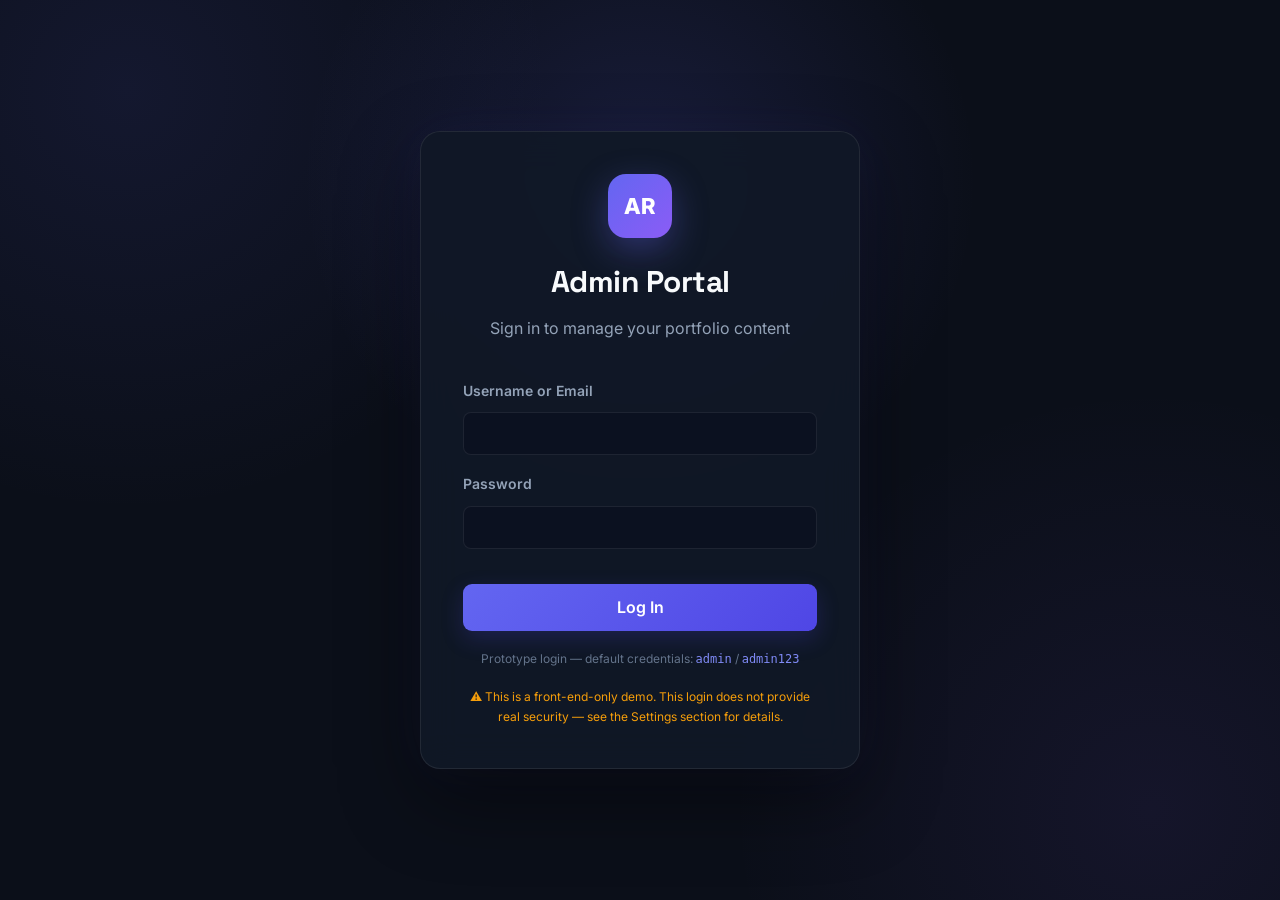
<file: admin.html>
<!DOCTYPE html>
<html lang="en">
<head>
    <meta charset="UTF-8">
    <meta name="viewport" content="width=device-width, initial-scale=1.0">
    <meta name="robots" content="noindex, nofollow">
    <title>Admin Portal - Ali Raza</title>
    <link rel="icon" type="image/x-icon" href="data:image/svg+xml,<svg xmlns='http://www.w3.org/2000/svg' viewBox='0 0 32 32'><text y='24' font-size='24'>AR</text></svg>">
    <link rel="stylesheet" href="style.css">
    <link rel="stylesheet" href="admin.css">
</head>
<body class="admin-body">

    <!-- ===================== LOGIN SCREEN ===================== -->
    <div id="loginScreen" class="login-screen">
        <div class="login-card">
            <div class="login-logo">AR</div>
            <h1>Admin Portal</h1>
            <p class="login-subtitle">Sign in to manage your portfolio content</p>

            <form id="loginForm" class="login-form">
                <label for="loginUsername">Username or Email</label>
                <input type="text" id="loginUsername" name="username" autocomplete="username" required>

                <label for="loginPassword">Password</label>
                <input type="password" id="loginPassword" name="password" autocomplete="current-password" required>

                <p id="loginError" class="login-error" role="alert"></p>

                <button type="submit" class="btn btn-primary login-submit">Log In</button>
            </form>

            <p class="login-hint">
                Prototype login — default credentials: <code>admin</code> / <code>admin123</code>
            </p>
            <p class="login-security-note">
                ⚠ This is a front-end-only demo. This login does not provide real security —
                see the Settings section for details.
            </p>
        </div>
    </div>

    <!-- ===================== ADMIN APP ===================== -->
    <div id="adminApp" class="admin-app" hidden>

        <!-- Sidebar -->
        <aside class="sidebar">
            <div class="sidebar-header">
                <span class="sidebar-logo">AR</span>
                <span class="sidebar-title">Portfolio Admin</span>
            </div>

            <nav class="sidebar-nav">
                <a href="#" class="sidebar-link active" data-section="dashboard">
                    <span class="sidebar-icon">▦</span> Dashboard
                </a>
                <a href="#" class="sidebar-link" data-section="certificates">
                    <span class="sidebar-icon">🎓</span> Certificates
                </a>
                <a href="#" class="sidebar-link" data-section="skills">
                    <span class="sidebar-icon">⚙</span> Skills
                </a>
                <a href="#" class="sidebar-link" data-section="projects">
                    <span class="sidebar-icon">▣</span> Projects
                </a>
                <a href="#" class="sidebar-link" data-section="education">
                    <span class="sidebar-icon">🎓</span> Education
                </a>
                <a href="#" class="sidebar-link" data-section="settings">
                    <span class="sidebar-icon">⚒</span> Settings
                </a>
            </nav>

            <button class="sidebar-logout" data-action="logout">
                <span class="sidebar-icon">⏻</span> Logout
            </button>
        </aside>

        <!-- Main -->
        <div class="admin-main">
            <header class="admin-topbar">
                <button id="sidebarToggle" class="sidebar-toggle" aria-label="Toggle menu">☰</button>
                <h2 id="pageTitle">Dashboard</h2>
                <div class="topbar-right">
                    <span class="welcome-text">Welcome back, <strong id="welcomeUserName">Ali Raza</strong></span>
                    <button class="btn btn-small btn-secondary" data-action="logout">Logout</button>
                </div>
            </header>

            <main class="admin-content">

                <!-- ===== DASHBOARD ===== -->
                <section id="section-dashboard" class="admin-section active">
                    <div class="dashboard-cards">
                        <div class="dashboard-card">
                            <p class="dashboard-card-label">Total Certificates</p>
                            <p class="dashboard-card-value" id="statCertificates">0</p>
                        </div>
                        <div class="dashboard-card">
                            <p class="dashboard-card-label">Total Skills</p>
                            <p class="dashboard-card-value" id="statSkills">0</p>
                        </div>
                        <div class="dashboard-card">
                            <p class="dashboard-card-label">Total Projects</p>
                            <p class="dashboard-card-value" id="statProjects">0</p>
                        </div>
                        <div class="dashboard-card">
                            <p class="dashboard-card-label">Education Records</p>
                            <p class="dashboard-card-value" id="statEducation">0</p>
                        </div>
                    </div>

                    <div class="dashboard-note">
                        <p>
                            This dashboard reflects data stored in this browser's <code>localStorage</code>.
                            Use the sidebar to manage Certificates, Skills, Projects, and Education records.
                        </p>
                    </div>
                </section>

                <!-- ===== CERTIFICATES ===== -->
                <section id="section-certificates" class="admin-section">
                    <div class="section-header">
                        <p class="section-desc">Manage the certificates shown on your public portfolio and certificates page.</p>
                        <button id="addCertificateBtn" class="btn btn-primary btn-small">+ Add Certificate</button>
                    </div>
                    <div id="certificatesList" class="admin-card-grid"></div>
                </section>

                <!-- ===== SKILLS ===== -->
                <section id="section-skills" class="admin-section">
                    <div class="section-header">
                        <p class="section-desc">Manage skills grouped by category, as shown on your Skills section.</p>
                        <button id="addSkillBtn" class="btn btn-primary btn-small">+ Add Skill</button>
                    </div>
                    <div id="skillsList" class="skills-admin-list"></div>
                </section>

                <!-- ===== PROJECTS ===== -->
                <section id="section-projects" class="admin-section">
                    <div class="section-header">
                        <p class="section-desc">Manage the projects shown in your Projects section.</p>
                        <button id="addProjectBtn" class="btn btn-primary btn-small">+ Add Project</button>
                    </div>
                    <div id="projectsList" class="admin-card-grid"></div>
                </section>

                <!-- ===== EDUCATION ===== -->
                <section id="section-education" class="admin-section">
                    <div class="section-header">
                        <p class="section-desc">Manage your education records shown on the homepage.</p>
                        <button id="addEducationBtn" class="btn btn-primary btn-small">+ Add Record</button>
                    </div>
                    <div id="educationList" class="admin-card-grid"></div>
                </section>

                <!-- ===== SETTINGS ===== -->
                <section id="section-settings" class="admin-section">
                    <div class="settings-grid">

                        <div class="settings-card">
                            <h3>Login Credentials</h3>
                            <p class="settings-desc">
                                Change the username and password used for this prototype login.
                                These are stored in plain text in this browser's <code>localStorage</code> —
                                <strong>not secure</strong>, for demo purposes only.
                            </p>
                            <form id="credentialsForm" class="settings-form">
                                <label for="settingsUsername">New Username</label>
                                <input type="text" id="settingsUsername" required>
                                <label for="settingsPassword">New Password</label>
                                <input type="password" id="settingsPassword" required>
                                <button type="submit" class="btn btn-primary btn-small">Update Credentials</button>
                            </form>
                        </div>

                        <div class="settings-card">
                            <h3>Data Management</h3>
                            <p class="settings-desc">
                                Export your current portfolio data as a JSON file, or reset everything
                                back to the original portfolio content.
                            </p>
                            <div class="settings-actions">
                                <button id="exportDataBtn" class="btn btn-secondary btn-small">Export Data (JSON)</button>
                                <button id="resetDataBtn" class="btn btn-tertiary btn-small">Reset to Defaults</button>
                            </div>
                        </div>

                        <div class="settings-card">
                            <h3>About This Prototype</h3>
                            <p class="settings-desc">
                                This is a Stage 2A front-end prototype. All data lives in this browser's
                                <code>localStorage</code> and is not shared across devices or synced to your
                                live portfolio automatically. See the chat summary for details on what a
                                production-ready version would need.
                            </p>
                        </div>

                    </div>
                </section>

            </main>
        </div>
    </div>

    <!-- ===================== MODALS ===================== -->

    <!-- Certificate Modal -->
    <div id="certModal" class="modal-overlay">
        <div class="modal">
            <div class="modal-header">
                <h3 id="certModalTitle">Add Certificate</h3>
                <button class="modal-close" data-close-modal="certModal">&times;</button>
            </div>
            <form id="certForm" class="modal-form">
                <label for="certTitle">Certificate Title *</label>
                <input type="text" id="certTitle" required>

                <label for="certOrg">Organization *</label>
                <input type="text" id="certOrg" required>

                <label for="certDate">Date</label>
                <input type="text" id="certDate" placeholder="e.g. April 2026 - July 2026">

                <label for="certId">Certificate ID</label>
                <input type="text" id="certId" placeholder="Optional">

                <label for="certDescription">Description</label>
                <textarea id="certDescription" rows="3"></textarea>

                <label for="certImage">Image Path</label>
                <input type="text" id="certImage" placeholder="assets/certificates/your-file.jpg">

                <div class="modal-actions">
                    <button type="button" class="btn btn-secondary btn-small" data-close-modal="certModal">Cancel</button>
                    <button type="submit" class="btn btn-primary btn-small">Save Certificate</button>
                </div>
            </form>
        </div>
    </div>

    <!-- Skill Modal -->
    <div id="skillModal" class="modal-overlay">
        <div class="modal">
            <div class="modal-header">
                <h3 id="skillModalTitle">Add Skill</h3>
                <button class="modal-close" data-close-modal="skillModal">&times;</button>
            </div>
            <form id="skillForm" class="modal-form">
                <label for="skillName">Skill Name *</label>
                <input type="text" id="skillName" required>

                <label for="skillCategory">Category *</label>
                <select id="skillCategory" required></select>

                <div class="modal-actions">
                    <button type="button" class="btn btn-secondary btn-small" data-close-modal="skillModal">Cancel</button>
                    <button type="submit" class="btn btn-primary btn-small">Save Skill</button>
                </div>
            </form>
        </div>
    </div>

    <!-- Project Modal -->
    <div id="projectModal" class="modal-overlay">
        <div class="modal">
            <div class="modal-header">
                <h3 id="projectModalTitle">Add Project</h3>
                <button class="modal-close" data-close-modal="projectModal">&times;</button>
            </div>
            <form id="projectForm" class="modal-form">
                <label for="projectTitle">Project Title *</label>
                <input type="text" id="projectTitle" required>

                <label for="projectType">Project Type</label>
                <input type="text" id="projectType" placeholder="e.g. Academic Project">

                <label for="projectDescription">Description *</label>
                <textarea id="projectDescription" rows="3" required></textarea>

                <label for="projectTech">Technologies (comma-separated)</label>
                <input type="text" id="projectTech" placeholder="e.g. Java, OOP, Java AWT">

                <label for="projectGithub">GitHub Link</label>
                <input type="url" id="projectGithub" placeholder="https://github.com/...">

                <label for="projectLive">Live Demo Link</label>
                <input type="url" id="projectLive" placeholder="https://...">

                <label for="projectImage">Project Image Path</label>
                <input type="text" id="projectImage" placeholder="Optional">

                <div class="modal-actions">
                    <button type="button" class="btn btn-secondary btn-small" data-close-modal="projectModal">Cancel</button>
                    <button type="submit" class="btn btn-primary btn-small">Save Project</button>
                </div>
            </form>
        </div>
    </div>

    <!-- Education Modal -->
    <div id="eduModal" class="modal-overlay">
        <div class="modal">
            <div class="modal-header">
                <h3 id="eduModalTitle">Add Education Record</h3>
                <button class="modal-close" data-close-modal="eduModal">&times;</button>
            </div>
            <form id="eduForm" class="modal-form">
                <label for="eduDegree">Degree / Qualification *</label>
                <input type="text" id="eduDegree" required>

                <label for="eduInstitution">Institution *</label>
                <input type="text" id="eduInstitution" required>

                <label for="eduLocation">Location / Board</label>
                <input type="text" id="eduLocation" placeholder="e.g. Board: FBISE">

                <label for="eduScore">Score</label>
                <input type="text" id="eduScore" placeholder="e.g. 91.90% or 3.86 CGPA">

                <label for="eduScoreLabel">Score Label</label>
                <input type="text" id="eduScoreLabel" placeholder="e.g. After 2 semesters">

                <label for="eduPeriod">Period</label>
                <input type="text" id="eduPeriod" placeholder="e.g. 2023 - 2025">

                <div class="modal-actions">
                    <button type="button" class="btn btn-secondary btn-small" data-close-modal="eduModal">Cancel</button>
                    <button type="submit" class="btn btn-primary btn-small">Save Record</button>
                </div>
            </form>
        </div>
    </div>

    <!-- Confirm Delete Modal -->
    <div id="confirmModal" class="modal-overlay">
        <div class="modal modal-small">
            <div class="modal-header">
                <h3>Confirm</h3>
                <button class="modal-close" data-close-modal="confirmModal">&times;</button>
            </div>
            <div class="modal-body">
                <p id="confirmDeleteText">Are you sure?</p>
            </div>
            <div class="modal-actions">
                <button type="button" class="btn btn-secondary btn-small" data-close-modal="confirmModal">Cancel</button>
                <button type="button" id="confirmDeleteBtn" class="btn btn-danger btn-small">Confirm</button>
            </div>
        </div>
    </div>

    <!-- Toast container -->
    <div id="toastContainer" class="toast-container"></div>

    <script src="admin.js"></script>
</body>
</html>
</file>
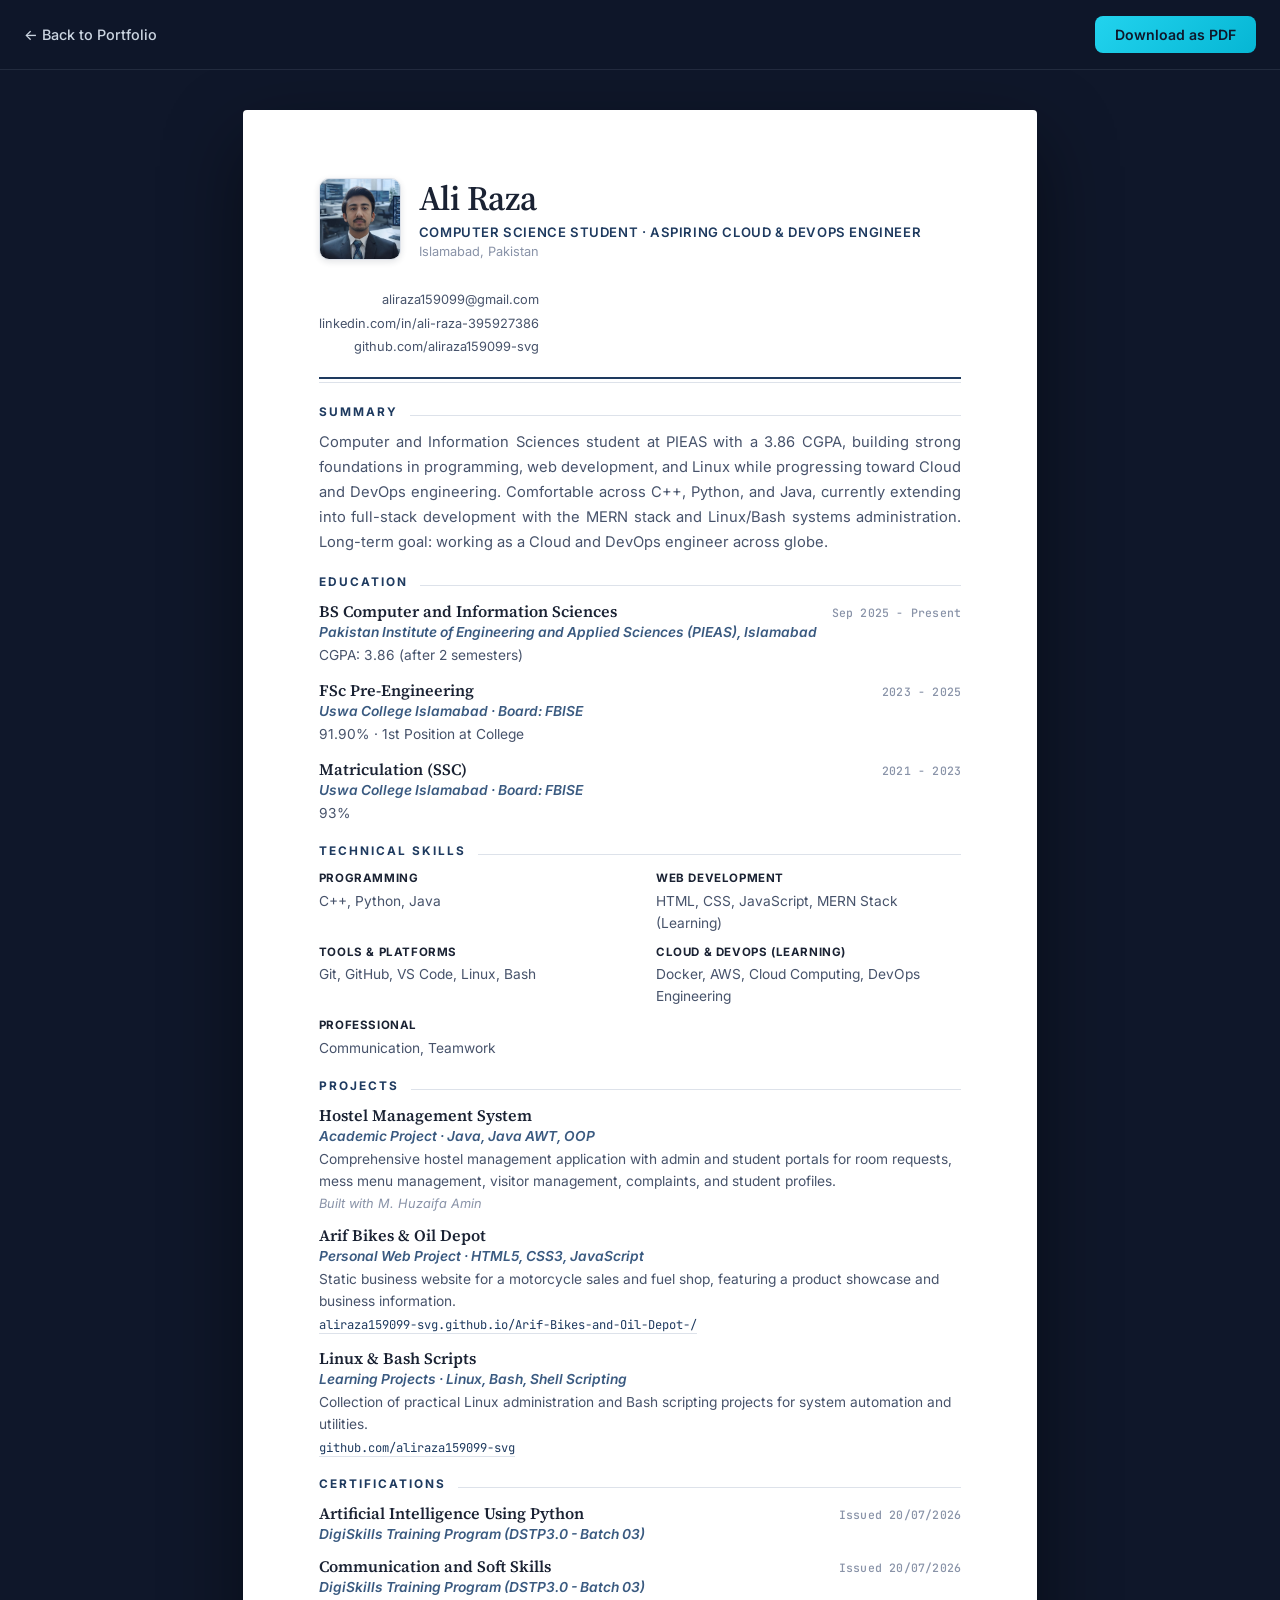
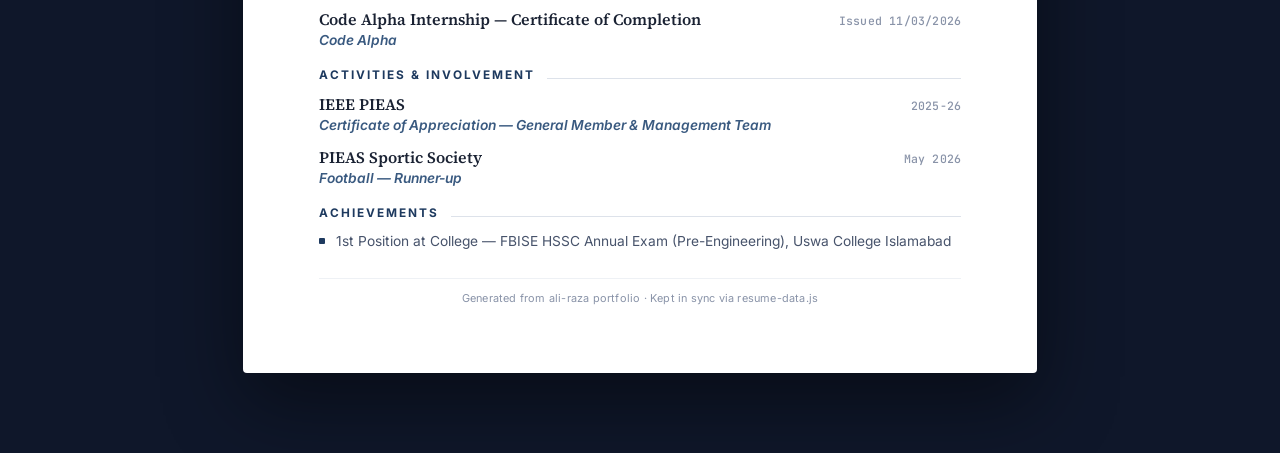
<file: resume.html>
<!DOCTYPE html>
<html lang="en">
<head>
    <meta charset="UTF-8">
    <meta name="viewport" content="width=device-width, initial-scale=1.0">
    <meta name="description" content="Ali Raza - Resume. Computer Science student, PIEAS.">
    <meta name="author" content="Ali Raza">
    <title>Resume - Ali Raza</title>
    <link rel="icon" type="image/x-icon" href="data:image/svg+xml,<svg xmlns='http://www.w3.org/2000/svg' viewBox='0 0 32 32'><text y='24' font-size='24'>AR</text></svg>">
    <link rel="preconnect" href="https://fonts.googleapis.com">
    <link rel="preconnect" href="https://fonts.gstatic.com" crossorigin>
    <link href="https://fonts.googleapis.com/css2?family=Source+Serif+4:opsz,wght@8..60,500;8..60,600;8..60,700&family=Inter:wght@400;500;600;700&family=JetBrains+Mono:wght@500;600&display=swap" rel="stylesheet">
    <style>
        /* Self-contained resume styles: intentionally light-themed and print-tuned,
           independent of the dark portfolio theme, for a clean academic result on paper. */
        :root {
            --ink: #1a2233;
            --ink-soft: #47536b;
            --ink-faint: #8993a8;
            --paper: #ffffff;
            --accent: #1e3a5f;
            --accent-soft: #3a5a80;
            --rule: #dde2ea;
            --rule-soft: #eef1f5;
            --page-bg: #0f172a;
            --font-display: 'Source Serif 4', Georgia, 'Times New Roman', serif;
            --font-body: 'Inter', -apple-system, BlinkMacSystemFont, 'Segoe UI', Roboto, Arial, sans-serif;
            --font-mono: 'JetBrains Mono', 'Courier New', monospace;
        }

        * { margin: 0; padding: 0; box-sizing: border-box; }

        html { -webkit-text-size-adjust: 100%; }

        body {
            font-family: var(--font-body);
            background: var(--page-bg);
            color: var(--ink);
            min-height: 100vh;
        }

        /* ----- On-screen toolbar (hidden when printing) ----- */
        .resume-toolbar {
            position: sticky;
            top: 0;
            z-index: 10;
            display: flex;
            justify-content: space-between;
            align-items: center;
            gap: 16px;
            padding: 16px 24px;
            background: rgba(15, 23, 42, 0.95);
            border-bottom: 1px solid rgba(148, 163, 184, 0.15);
            backdrop-filter: blur(10px);
        }

        .resume-toolbar a.back-link {
            color: #cbd5e1;
            text-decoration: none;
            font-size: 0.9rem;
            font-weight: 500;
            display: inline-flex;
            align-items: center;
            gap: 6px;
        }

        .resume-toolbar a.back-link:hover { color: #22d3ee; }

        .resume-toolbar-actions {
            display: flex;
            gap: 12px;
        }

        .toolbar-btn {
            border: none;
            border-radius: 8px;
            padding: 10px 20px;
            font-size: 0.88rem;
            font-weight: 600;
            cursor: pointer;
            font-family: inherit;
        }

        .toolbar-btn.primary {
            background: linear-gradient(135deg, #22d3ee, #06b6d4);
            color: #0f172a;
        }

        .toolbar-btn.primary:hover { filter: brightness(1.08); }

        /* ----- Page wrapper (dark backdrop on screen, gone on print) ----- */
        .resume-wrapper {
            padding: 40px 16px 80px;
            display: flex;
            justify-content: center;
        }

        .resume-page {
            width: 100%;
            max-width: 210mm;
            min-height: 297mm;
            background: var(--paper);
            color: var(--ink);
            padding: 18mm 20mm;
            box-shadow: 0 30px 80px rgba(0, 0, 0, 0.45);
            border-radius: 4px;
            font-size: 13px;
        }

        /* ----- Header ----- */
        .r-header {
            display: flex;
            justify-content: space-between;
            align-items: flex-start;
            gap: 24px;
            flex-wrap: wrap;
        }

        .r-header-main {
            display: flex;
            align-items: center;
            gap: 18px;
            min-width: 0;
        }

        .r-photo {
            width: 82px;
            height: 82px;
            border-radius: 10px;
            object-fit: cover;
            flex-shrink: 0;
            border: 1px solid var(--rule);
            box-shadow: 0 2px 6px rgba(26, 34, 51, 0.12);
            background: var(--rule-soft);
        }

        .r-name {
            font-family: var(--font-display);
            font-size: 2.15rem;
            font-weight: 600;
            letter-spacing: -0.3px;
            color: var(--ink);
            line-height: 1.15;
        }

        .r-title {
            font-family: var(--font-body);
            font-size: 0.82rem;
            color: var(--accent);
            font-weight: 600;
            letter-spacing: 0.6px;
            text-transform: uppercase;
            margin-top: 6px;
        }

        .r-location {
            font-size: 0.8rem;
            color: var(--ink-faint);
            margin-top: 4px;
        }

        .r-contact {
            text-align: right;
            font-size: 0.8rem;
            color: var(--ink-soft);
            line-height: 1.85;
            padding-top: 4px;
        }

        .r-contact a {
            color: var(--ink-soft);
            text-decoration: none;
        }

        .r-contact a:hover { color: var(--accent); }

        .r-rule {
            height: 2px;
            background: var(--accent);
            margin-top: 18px;
        }

        .r-rule-thin {
            height: 1px;
            background: var(--rule);
            margin-top: 3px;
            margin-bottom: 22px;
        }

        /* ----- Sections ----- */
        .r-section {
            margin-bottom: 20px;
        }

        .r-section:last-of-type {
            margin-bottom: 0;
        }

        .r-section-title-row {
            display: flex;
            align-items: baseline;
            gap: 12px;
            margin-bottom: 11px;
        }

        .r-section-title {
            font-family: var(--font-body);
            font-size: 0.74rem;
            font-weight: 700;
            letter-spacing: 2px;
            text-transform: uppercase;
            color: var(--accent);
            white-space: nowrap;
        }

        .r-section-title-row::after {
            content: '';
            flex: 1;
            height: 1px;
            background: var(--rule);
        }

        .r-summary {
            font-size: 0.92rem;
            color: var(--ink-soft);
            line-height: 1.7;
            text-align: justify;
        }

        .r-entry {
            margin-bottom: 13px;
        }

        .r-entry:last-child { margin-bottom: 0; }

        .r-entry-top {
            display: flex;
            justify-content: space-between;
            align-items: baseline;
            gap: 14px;
            flex-wrap: wrap;
        }

        .r-entry-title {
            font-family: var(--font-display);
            font-size: 1rem;
            font-weight: 600;
            color: var(--ink);
        }

        .r-entry-period {
            font-family: var(--font-mono);
            font-size: 0.72rem;
            font-weight: 500;
            color: var(--ink-faint);
            white-space: nowrap;
            letter-spacing: 0.2px;
        }

        .r-entry-sub {
            font-size: 0.86rem;
            color: var(--accent-soft);
            font-weight: 600;
            font-style: italic;
            margin-top: 2px;
        }

        .r-entry-detail {
            font-size: 0.86rem;
            color: var(--ink-soft);
            margin-top: 4px;
            line-height: 1.6;
        }

        .r-entry-note {
            font-size: 0.8rem;
            color: var(--ink-faint);
            margin-top: 4px;
            font-style: italic;
        }

        .r-entry-link {
            font-family: var(--font-mono);
            font-size: 0.76rem;
            color: var(--accent);
            word-break: break-word;
            margin-top: 5px;
            display: inline-block;
            text-decoration: none;
            border-bottom: 1px solid var(--rule);
        }

        .r-entry-link:hover { border-bottom-color: var(--accent); }

        .r-skills-grid {
            display: grid;
            grid-template-columns: repeat(2, 1fr);
            column-gap: 32px;
            row-gap: 9px;
        }

        .r-skill-row {
            font-size: 0.86rem;
            line-height: 1.6;
        }

        .r-skill-cat {
            display: block;
            font-weight: 700;
            color: var(--ink);
            font-size: 0.72rem;
            letter-spacing: 0.6px;
            text-transform: uppercase;
            margin-bottom: 2px;
        }

        .r-skill-items {
            color: var(--ink-soft);
        }

        .r-achievements {
            list-style: none;
            font-size: 0.86rem;
            color: var(--ink-soft);
        }

        .r-achievements li {
            position: relative;
            padding-left: 17px;
            margin-bottom: 7px;
            line-height: 1.55;
        }

        .r-achievements li:last-child { margin-bottom: 0; }

        .r-achievements li::before {
            content: '';
            position: absolute;
            left: 0;
            top: 0.55em;
            width: 6px;
            height: 6px;
            background: var(--accent);
            border-radius: 1px;
        }

        .r-footer-note {
            margin-top: 26px;
            padding-top: 12px;
            border-top: 1px solid var(--rule-soft);
            font-size: 0.68rem;
            color: var(--ink-faint);
            text-align: center;
            letter-spacing: 0.2px;
        }

        .r-empty-state {
            font-size: 0.9rem;
            color: var(--ink-faint);
            padding: 20px 0;
        }

        @media (max-width: 720px) {
            .r-skills-grid { grid-template-columns: 1fr; }
            .r-header { flex-direction: column; }
            .r-contact { text-align: left; }
        }

        @media (max-width: 480px) {
            .resume-page { padding: 8mm; font-size: 12px; }
            .r-name { font-size: 1.6rem; }
            .r-photo { width: 64px; height: 64px; }
        }

        /* ----- Print: A4, no chrome ----- */
        @media print {
            body { background: #ffffff; }
            .resume-toolbar,
            .no-print { display: none !important; }

            .resume-wrapper {
                padding: 0;
                display: block;
            }

            .resume-page {
                box-shadow: none;
                border-radius: 0;
                width: 100%;
                min-height: 0;
                max-width: none;
                padding: 0;
                font-size: 11.5pt;
            }

            .r-name { font-size: 24pt; }

            a { color: inherit !important; text-decoration: none !important; }

            .r-entry, .r-section { break-inside: avoid; }
        }

        @page {
            size: A4;
            margin: 14mm 16mm;
        }
    </style>
</head>
<body>

    <div class="resume-toolbar no-print">
        <a href="index.html" class="back-link">&larr; Back to Portfolio</a>
        <div class="resume-toolbar-actions">
            <button type="button" class="toolbar-btn primary" id="print-btn">Download as PDF</button>
        </div>
    </div>

    <div class="resume-wrapper">
        <main class="resume-page" id="resume-root" aria-live="polite">
            <p class="r-empty-state">Loading resume…</p>
        </main>
    </div>

    <script src="resume-data.js"></script>
    <script>
        (function () {
            const root = document.getElementById('resume-root');
            const printBtn = document.getElementById('print-btn');

            if (printBtn) {
                printBtn.addEventListener('click', () => window.print());
            }

            function el(tag, className, html) {
                const node = document.createElement(tag);
                if (className) node.className = className;
                if (html !== undefined) node.innerHTML = html;
                return node;
            }

            function escapeHtml(str) {
                if (str === null || str === undefined) return '';
                return String(str)
                    .replace(/&/g, '&amp;')
                    .replace(/</g, '&lt;')
                    .replace(/>/g, '&gt;');
            }

            function render(data) {
                if (!root) return;
                root.innerHTML = '';

                // Header
                const header = el('header', 'r-header');
                const headerMain = el('div', 'r-header-main');

                if (data.photo) {
                    const photo = document.createElement('img');
                    photo.src = data.photo;
                    photo.alt = data.name ? `Photo of ${data.name}` : 'Profile photo';
                    photo.className = 'r-photo';
                    // If the image fails to load (e.g. missing asset), remove it quietly
                    // rather than showing a broken-image icon on the resume.
                    photo.addEventListener('error', () => photo.remove());
                    headerMain.appendChild(photo);
                }

                const nameBlock = el('div');
                nameBlock.appendChild(el('div', 'r-name', escapeHtml(data.name || '[Information needed]')));
                if (data.title) nameBlock.appendChild(el('div', 'r-title', escapeHtml(data.title)));
                if (data.location) nameBlock.appendChild(el('div', 'r-location', escapeHtml(data.location)));
                headerMain.appendChild(nameBlock);
                header.appendChild(headerMain);

                const contact = data.contact || {};
                const contactLines = [];
                if (contact.email) contactLines.push(`<a href="mailto:${escapeHtml(contact.email)}">${escapeHtml(contact.email)}</a>`);
                if (contact.linkedin) contactLines.push(`<a href="${escapeHtml(contact.linkedin)}" target="_blank" rel="noopener noreferrer">${escapeHtml(contact.linkedinLabel || contact.linkedin)}</a>`);
                if (contact.github) contactLines.push(`<a href="${escapeHtml(contact.github)}" target="_blank" rel="noopener noreferrer">${escapeHtml(contact.githubLabel || contact.github)}</a>`);
                const contactBlock = el('div', 'r-contact', contactLines.join('<br>'));
                header.appendChild(contactBlock);
                root.appendChild(header);
                root.appendChild(el('div', 'r-rule'));
                root.appendChild(el('div', 'r-rule-thin'));

                function sectionTitle(text) {
                    const row = el('div', 'r-section-title-row');
                    row.appendChild(el('span', 'r-section-title', escapeHtml(text)));
                    return row;
                }

                // Summary
                if (data.summary) {
                    const sec = el('section', 'r-section');
                    sec.appendChild(sectionTitle('Summary'));
                    sec.appendChild(el('p', 'r-summary', escapeHtml(data.summary)));
                    root.appendChild(sec);
                }

                // Education
                if (Array.isArray(data.education) && data.education.length) {
                    const sec = el('section', 'r-section');
                    sec.appendChild(sectionTitle('Education'));
                    data.education.forEach(item => {
                        const entry = el('div', 'r-entry');
                        const top = el('div', 'r-entry-top');
                        top.appendChild(el('span', 'r-entry-title', escapeHtml(item.degree)));
                        if (item.period) top.appendChild(el('span', 'r-entry-period', escapeHtml(item.period)));
                        entry.appendChild(top);
                        if (item.institution) entry.appendChild(el('div', 'r-entry-sub', escapeHtml(item.institution)));
                        if (item.detail) entry.appendChild(el('div', 'r-entry-detail', escapeHtml(item.detail)));
                        sec.appendChild(entry);
                    });
                    root.appendChild(sec);
                }

                // Skills
                if (Array.isArray(data.skills) && data.skills.length) {
                    const sec = el('section', 'r-section');
                    sec.appendChild(sectionTitle('Technical Skills'));
                    const grid = el('div', 'r-skills-grid');
                    data.skills.forEach(group => {
                        const row = el('div', 'r-skill-row');
                        row.appendChild(el('span', 'r-skill-cat', escapeHtml(group.category)));
                        row.appendChild(el('span', 'r-skill-items', escapeHtml((group.items || []).join(', '))));
                        grid.appendChild(row);
                    });
                    sec.appendChild(grid);
                    root.appendChild(sec);
                }

                // Projects
                if (Array.isArray(data.projects) && data.projects.length) {
                    const sec = el('section', 'r-section');
                    sec.appendChild(sectionTitle('Projects'));
                    data.projects.forEach(proj => {
                        const entry = el('div', 'r-entry');
                        const top = el('div', 'r-entry-top');
                        top.appendChild(el('span', 'r-entry-title', escapeHtml(proj.name)));
                        entry.appendChild(top);
                        if (proj.meta) entry.appendChild(el('div', 'r-entry-sub', escapeHtml(proj.meta)));
                        if (proj.description) entry.appendChild(el('div', 'r-entry-detail', escapeHtml(proj.description)));
                        if (proj.note) entry.appendChild(el('div', 'r-entry-note', escapeHtml(proj.note)));
                        if (proj.link) {
                            const a = document.createElement('a');
                            a.href = proj.link;
                            a.target = '_blank';
                            a.rel = 'noopener noreferrer';
                            a.className = 'r-entry-link';
                            a.textContent = proj.link.replace(/^https?:\/\//, '');
                            entry.appendChild(a);
                        }
                        sec.appendChild(entry);
                    });
                    root.appendChild(sec);
                }

                // Certifications
                if (Array.isArray(data.certifications) && data.certifications.length) {
                    const sec = el('section', 'r-section');
                    sec.appendChild(sectionTitle('Certifications'));
                    data.certifications.forEach(cert => {
                        const entry = el('div', 'r-entry');
                        const top = el('div', 'r-entry-top');
                        top.appendChild(el('span', 'r-entry-title', escapeHtml(cert.name)));
                        if (cert.date) top.appendChild(el('span', 'r-entry-period', escapeHtml(cert.date)));
                        entry.appendChild(top);
                        if (cert.org) entry.appendChild(el('div', 'r-entry-sub', escapeHtml(cert.org)));
                        sec.appendChild(entry);
                    });
                    root.appendChild(sec);
                }

                // Activities
                if (Array.isArray(data.activities) && data.activities.length) {
                    const sec = el('section', 'r-section');
                    sec.appendChild(sectionTitle('Activities & Involvement'));
                    data.activities.forEach(act => {
                        const entry = el('div', 'r-entry');
                        const top = el('div', 'r-entry-top');
                        top.appendChild(el('span', 'r-entry-title', escapeHtml(act.name)));
                        if (act.date) top.appendChild(el('span', 'r-entry-period', escapeHtml(act.date)));
                        entry.appendChild(top);
                        if (act.org) entry.appendChild(el('div', 'r-entry-sub', escapeHtml(act.org)));
                        sec.appendChild(entry);
                    });
                    root.appendChild(sec);
                }

                // Achievements
                if (Array.isArray(data.achievements) && data.achievements.length) {
                    const sec = el('section', 'r-section');
                    sec.appendChild(sectionTitle('Achievements'));
                    const list = el('ul', 'r-achievements');
                    data.achievements.forEach(a => {
                        list.appendChild(el('li', null, escapeHtml(a)));
                    });
                    sec.appendChild(list);
                    root.appendChild(sec);
                }

                root.appendChild(el('div', 'r-footer-note', 'Generated from ali-raza portfolio · Kept in sync via resume-data.js'));
            }

            if (window.resumeData) {
                render(window.resumeData);
            } else if (root) {
                root.innerHTML = '<p class="r-empty-state">Resume data could not be loaded. Please check that resume-data.js is present.</p>';
            }
        })();
    </script>
</body>
</html>
</file>
<file: style.css>
@import url('https://fonts.googleapis.com/css2?family=Space+Grotesk:wght@500;600;700&family=Inter:wght@400;500;600;700&family=JetBrains+Mono:wght@500;600&display=swap');

* {
    margin: 0;
    padding: 0;
    box-sizing: border-box;
}

:root {
    --primary-color: #0f172a;
    --secondary-color: #1e293b;
    --accent-color: #06b6d4;
    --accent-light: #22d3ee;
    --violet: #a855f7;
    --text-primary: #f1f5f9;
    --text-secondary: #cbd5e1;
    --border-color: #334155;
    --success: #10b981;
    --glass-bg: rgba(15, 23, 42, 0.7);
    --glass-border: rgba(148, 163, 184, 0.1);
    --font-display: 'Space Grotesk', 'Segoe UI', sans-serif;
    --font-body: 'Inter', -apple-system, BlinkMacSystemFont, 'Segoe UI', Roboto, Oxygen, Ubuntu, Cantarell, sans-serif;
    --font-mono: 'JetBrains Mono', 'Courier New', monospace;
}

html {
    scroll-behavior: smooth;
    overflow-x: hidden;
    max-width: 100%;
}

body {
    font-family: var(--font-body);
    background: linear-gradient(135deg, #0f172a 0%, #1a1f3a 50%, #0f172a 100%);
    color: var(--text-primary);
    line-height: 1.6;
    background-attachment: fixed;
    min-height: 100vh;
    overflow-x: hidden;
    max-width: 100%;
}

img {
    max-width: 100%;
    height: auto;
}

a {
    -webkit-tap-highlight-color: rgba(34, 211, 238, 0.25);
}

@media (prefers-reduced-motion: reduce) {
    * {
        animation-duration: 0.01ms !important;
        animation-iteration-count: 1 !important;
        transition-duration: 0.01ms !important;
        scroll-behavior: auto !important;
    }
}

/* ===== CONTAINERS & SPACING ===== */
.container {
    max-width: 1200px;
    margin: 0 auto;
    padding: 0 20px;
}

section {
    padding: 80px 0;
}

@media (max-width: 768px) {
    section {
        padding: 50px 0;
    }
}

/* ===== TYPOGRAPHY ===== */
h1, h2, h3, h4, h5, h6 {
    font-family: var(--font-display);
    font-weight: 700;
    letter-spacing: -0.5px;
}

.section-title {
    font-size: 3rem;
    margin-bottom: 50px;
    background: linear-gradient(135deg, var(--accent-light) 0%, var(--violet) 100%);
    -webkit-background-clip: text;
    -webkit-text-fill-color: transparent;
    background-clip: text;
    animation: fadeInDown 0.8s ease-out;
}

.section-eyebrow {
    display: inline-block;
    font-family: var(--font-mono);
    font-size: 0.8rem;
    font-weight: 600;
    letter-spacing: 1.5px;
    text-transform: uppercase;
    color: var(--accent-light);
    margin-bottom: 12px;
}

@media (max-width: 768px) {
    .section-title {
        font-size: 2rem;
        margin-bottom: 30px;
    }
}

/* ===== NAVBAR ===== */
.navbar {
    position: sticky;
    top: 0;
    background: rgba(15, 23, 42, 0.95);
    backdrop-filter: blur(10px);
    border-bottom: 1px solid var(--glass-border);
    z-index: 1000;
    animation: slideDown 0.5s ease-out;
}

.nav-container {
    max-width: 1200px;
    margin: 0 auto;
    padding: 0 20px;
    display: flex;
    justify-content: space-between;
    align-items: center;
    height: 70px;
}

.nav-logo {
    font-family: var(--font-mono);
    font-weight: 700;
    font-size: 1.4rem;
    background: linear-gradient(135deg, var(--accent-light), var(--violet));
    -webkit-background-clip: text;
    -webkit-text-fill-color: transparent;
    background-clip: text;
    cursor: pointer;
}

.nav-menu {
    display: flex;
    list-style: none;
    gap: 30px;
}

.nav-link {
    color: var(--text-secondary);
    text-decoration: none;
    font-weight: 500;
    font-size: 0.95rem;
    transition: color 0.3s ease;
    position: relative;
}

.nav-link::after {
    content: '';
    position: absolute;
    bottom: -5px;
    left: 0;
    width: 0;
    height: 2px;
    background: linear-gradient(90deg, var(--accent-light), var(--violet));
    transition: width 0.3s ease;
}

.nav-link:hover,
.nav-link:focus-visible {
    color: var(--accent-light);
}

.nav-link:hover::after,
.nav-link:focus-visible::after {
    width: 100%;
}

.hamburger {
    display: none;
    flex-direction: column;
    background: none;
    border: none;
    cursor: pointer;
    gap: 6px;
    padding: 8px;
}

.hamburger span {
    width: 25px;
    height: 3px;
    background: var(--accent-light);
    border-radius: 3px;
    transition: all 0.3s ease;
}

@media (max-width: 768px) {
    .nav-menu {
        position: fixed;
        left: -100%;
        top: 70px;
        flex-direction: column;
        background: var(--secondary-color);
        width: 100%;
        text-align: center;
        transition: 0.3s;
        gap: 0;
        max-height: calc(100vh - 70px);
        overflow-y: auto;
    }

    .nav-menu.active {
        left: 0;
    }

    .nav-menu li {
        padding: 20px 0;
        border-bottom: 1px solid var(--border-color);
    }

    .hamburger {
        display: flex;
    }

    .hamburger.active span:nth-child(1) {
        transform: rotate(-45deg) translate(-8px, 8px);
    }

    .hamburger.active span:nth-child(2) {
        opacity: 0;
    }

    .hamburger.active span:nth-child(3) {
        transform: rotate(45deg) translate(-8px, -8px);
    }
}

/* ===== HERO SECTION ===== */
.hero {
    padding-top: 130px;
    padding-bottom: 90px;
    background: linear-gradient(180deg, transparent 0%, rgba(6, 182, 212, 0.05) 100%);
    overflow: hidden;
}

.hero .container {
    display: grid;
    grid-template-columns: 1.15fr 0.85fr;
    gap: 60px;
    align-items: center;
}

.hero-eyebrow {
    display: inline-flex;
    align-items: center;
    gap: 8px;
    font-family: var(--font-mono);
    font-size: 0.78rem;
    font-weight: 600;
    letter-spacing: 0.5px;
    color: var(--accent-light);
    background: rgba(6, 182, 212, 0.08);
    border: 1px solid rgba(6, 182, 212, 0.3);
    border-radius: 30px;
    padding: 8px 16px;
    margin-bottom: 24px;
    animation: fadeInUp 0.8s ease-out;
}

.hero-eyebrow .sep {
    color: var(--violet);
}

.hero-title {
    font-size: 3.3rem;
    line-height: 1.18;
    margin-bottom: 20px;
    animation: fadeInUp 0.8s ease-out 0.05s backwards;
    background: linear-gradient(135deg, var(--accent-light) 0%, var(--text-primary) 50%, var(--violet) 100%);
    -webkit-background-clip: text;
    -webkit-text-fill-color: transparent;
    background-clip: text;
}

.hero-subtitle {
    font-size: 1.1rem;
    color: var(--text-secondary);
    margin-bottom: 34px;
    line-height: 1.8;
    max-width: 560px;
    animation: fadeInUp 0.8s ease-out 0.15s backwards;
}

.hero-buttons {
    display: flex;
    gap: 20px;
    flex-wrap: wrap;
    animation: fadeInUp 0.8s ease-out 0.25s backwards;
}

/* ----- Profile card ----- */
.hero-image {
    display: flex;
    justify-content: center;
    animation: fadeInRight 0.8s ease-out;
}

.profile-card-wrap {
    position: relative;
    width: 100%;
    max-width: 320px;
    animation: profileFloat 6s ease-in-out infinite;
}

.profile-card-glow {
    position: absolute;
    inset: -30px;
    background: radial-gradient(circle, rgba(6, 182, 212, 0.35) 0%, rgba(168, 85, 247, 0.2) 45%, transparent 70%);
    filter: blur(30px);
    z-index: 0;
    animation: glowPulse 4s ease-in-out infinite;
}

.profile-card {
    position: relative;
    z-index: 1;
    aspect-ratio: 4 / 5;
    border-radius: 24px;
    padding: 3px;
    background: linear-gradient(135deg, var(--accent-light), var(--violet), var(--accent-color));
    background-size: 200% 200%;
    animation: borderFlow 6s ease infinite;
    box-shadow: 0 25px 60px rgba(6, 182, 212, 0.2);
    transition: transform 0.4s ease, box-shadow 0.4s ease;
}

.profile-card:hover {
    transform: translateY(-6px);
    box-shadow: 0 35px 70px rgba(6, 182, 212, 0.3);
}

.profile-card-inner {
    width: 100%;
    height: 100%;
    border-radius: 22px;
    overflow: hidden;
    background: var(--primary-color);
}

.profile-card-inner img {
    width: 100%;
    height: 100%;
    object-fit: cover;
    display: block;
}

@media (max-width: 768px) {
    .hero .container {
        grid-template-columns: 1fr;
        gap: 40px;
        text-align: center;
    }

    .hero-title {
        font-size: 2rem;
    }

    .hero-subtitle {
        max-width: 100%;
        margin-left: auto;
        margin-right: auto;
    }

    .hero-buttons {
        align-items: center;
        justify-content: center;
        flex-direction: column;
    }

    .hero-eyebrow {
        margin-left: auto;
        margin-right: auto;
    }

    .profile-card-wrap {
        max-width: 240px;
    }
}

/* ===== BUTTONS ===== */
.btn {
    position: relative;
    overflow: hidden;
    padding: 12px 28px;
    border: none;
    border-radius: 8px;
    font-size: 0.95rem;
    font-weight: 600;
    cursor: pointer;
    text-decoration: none;
    display: inline-flex;
    align-items: center;
    justify-content: center;
    gap: 8px;
    transition: background 0.3s ease, border-color 0.3s ease, transform 0.3s ease, box-shadow 0.3s ease;
    text-align: center;
    box-sizing: border-box;
}

.btn:focus-visible {
    outline: 2px solid var(--accent-light);
    outline-offset: 3px;
}

.btn .ripple {
    position: absolute;
    border-radius: 50%;
    background: rgba(255, 255, 255, 0.35);
    transform: scale(0);
    animation: ripple-effect 0.6s linear;
    pointer-events: none;
}

.btn-primary {
    background: linear-gradient(135deg, var(--accent-light) 0%, var(--accent-color) 100%);
    color: var(--primary-color);
    box-shadow: 0 10px 30px rgba(6, 182, 212, 0.3);
}

.btn-primary:hover {
    transform: translateY(-3px);
    box-shadow: 0 15px 40px rgba(6, 182, 212, 0.4);
}

.btn-secondary {
    background: transparent;
    border: 2px solid var(--accent-light);
    color: var(--accent-light);
}

.btn-secondary:hover {
    background: rgba(6, 182, 212, 0.1);
    transform: translateY(-3px);
}

.btn-tertiary {
    background: rgba(168, 85, 247, 0.1);
    border: 2px solid var(--violet);
    color: var(--violet);
}

.btn-tertiary:hover {
    background: rgba(168, 85, 247, 0.2);
    transform: translateY(-3px);
}

.btn-small {
    padding: 8px 18px;
    font-size: 0.85rem;
}

.btn-contact {
    padding: 15px 35px;
    font-size: 1rem;
    display: inline-flex;
    align-items: center;
    gap: 10px;
    margin: 10px;
}

.email-btn {
    background: rgba(51, 65, 85, 0.6);
    border: 2px solid var(--accent-light);
    color: var(--accent-light);
}

.email-btn:hover {
    background: rgba(6, 182, 212, 0.15);
    transform: translateY(-3px);
}

.linkedin-btn {
    background: rgba(51, 65, 85, 0.6);
    border: 2px solid #0a66c2;
    color: #0a66c2;
}

.linkedin-btn:hover {
    background: rgba(10, 102, 194, 0.15);
    transform: translateY(-3px);
}

.github-btn {
    background: rgba(51, 65, 85, 0.6);
    border: 2px solid var(--text-primary);
    color: var(--text-primary);
}

.github-btn:hover {
    background: rgba(241, 245, 249, 0.1);
    transform: translateY(-3px);
}

/* ===== ABOUT SECTION ===== */
.about {
    background: linear-gradient(180deg, rgba(6, 182, 212, 0.05) 0%, transparent 100%);
}

.about-content {
    display: grid;
    gap: 20px;
    font-size: 1.05rem;
    color: var(--text-secondary);
    line-height: 1.8;
    animation: fadeInUp 0.8s ease-out;
}

.about-content p {
    text-align: justify;
}

/* ===== EDUCATION SECTION (HORIZONTAL CARDS) ===== */
.education-cards {
    display: grid;
    grid-template-columns: repeat(3, 1fr);
    gap: 30px;
    align-items: stretch;
    animation: fadeInUp 0.8s ease-out;
}

.education-card {
    display: flex;
    flex-direction: column;
    height: 100%;
    padding: 32px 28px;
    background: rgba(30, 41, 59, 0.6);
    border: 1px solid var(--glass-border);
    border-radius: 14px;
    backdrop-filter: blur(10px);
    transition: transform 0.35s ease, border-color 0.35s ease, box-shadow 0.35s ease;
    position: relative;
    overflow: hidden;
}

.education-card::before {
    content: '';
    position: absolute;
    top: 0;
    left: 0;
    width: 100%;
    height: 3px;
    background: linear-gradient(90deg, var(--accent-light), var(--violet));
    transform: scaleX(0);
    transform-origin: left;
    transition: transform 0.4s ease;
}

.education-card:hover {
    transform: translateY(-10px);
    border-color: var(--accent-light);
    box-shadow: 0 25px 50px rgba(6, 182, 212, 0.18);
}

.education-card:hover::before {
    transform: scaleX(1);
}

.education-card .edu-period {
    font-family: var(--font-mono);
    font-size: 0.75rem;
    font-weight: 600;
    letter-spacing: 0.5px;
    text-transform: uppercase;
    color: var(--violet);
    margin-bottom: 14px;
}

.education-card h3 {
    font-size: 1.15rem;
    line-height: 1.35;
    margin-bottom: 12px;
    min-height: 3.1em;
}

.education-card .institution {
    color: var(--accent-light);
    font-weight: 600;
    font-size: 0.92rem;
    margin-bottom: 4px;
}

.education-card .location {
    color: var(--text-secondary);
    font-size: 0.85rem;
}

.education-card .edu-metric {
    margin-top: auto;
    padding-top: 22px;
}

.education-card .edu-score {
    font-family: var(--font-display);
    font-size: 2.2rem;
    font-weight: 700;
    background: linear-gradient(135deg, var(--accent-light), var(--violet));
    -webkit-background-clip: text;
    -webkit-text-fill-color: transparent;
    background-clip: text;
    line-height: 1;
    margin-bottom: 6px;
}

.education-card .edu-score-label {
    color: var(--text-secondary);
    font-size: 0.85rem;
}

@media (max-width: 1024px) {
    .education-cards {
        grid-template-columns: repeat(2, 1fr);
    }
}

@media (max-width: 640px) {
    .education-cards {
        grid-template-columns: 1fr;
    }

    .education-card h3 {
        min-height: 0;
    }
}

/* ===== SKILLS SECTION ===== */
.skills {
    background: linear-gradient(180deg, transparent 0%, rgba(6, 182, 212, 0.05) 100%);
}

.skills-grid {
    display: grid;
    grid-template-columns: repeat(auto-fit, minmax(min(300px, 100%), 1fr));
    gap: 30px;
    animation: fadeInUp 0.8s ease-out;
}

.skill-category {
    background: rgba(30, 41, 59, 0.6);
    border: 1px solid var(--glass-border);
    border-radius: 12px;
    padding: 30px;
    backdrop-filter: blur(10px);
    transition: all 0.3s ease;
}

.skill-category:hover {
    background: rgba(30, 41, 59, 0.9);
    border-color: var(--accent-light);
    transform: translateY(-10px);
    box-shadow: 0 20px 40px rgba(6, 182, 212, 0.15);
}

.skill-category h3 {
    font-size: 1.2rem;
    margin-bottom: 20px;
    color: var(--accent-light);
}

.skill-tags {
    display: flex;
    flex-wrap: wrap;
    gap: 12px;
}

.skill-tag {
    padding: 8px 16px;
    background: rgba(6, 182, 212, 0.1);
    border: 1px solid var(--accent-color);
    color: var(--accent-light);
    border-radius: 20px;
    font-family: var(--font-mono);
    font-size: 0.82rem;
    font-weight: 600;
    transition: all 0.3s ease;
}

.skill-tag:hover {
    background: rgba(6, 182, 212, 0.2);
    transform: scale(1.05);
}

.skill-tag.learning {
    background: rgba(168, 85, 247, 0.1);
    border-color: var(--violet);
    color: var(--violet);
}

.skill-tag.learning:hover {
    background: rgba(168, 85, 247, 0.2);
}

/* ===== JOURNEY SECTION ===== */
.journey-timeline {
    display: flex;
    align-items: center;
    flex-wrap: wrap;
    justify-content: center;
    gap: 15px;
    padding: 40px 20px;
    animation: fadeInUp 0.8s ease-out;
}

.journey-step {
    display: flex;
    flex-direction: column;
    align-items: center;
    gap: 10px;
    animation: slideInUp 0.8s ease-out;
}

.journey-number {
    width: 50px;
    height: 50px;
    border-radius: 50%;
    background: linear-gradient(135deg, var(--accent-light) 0%, var(--violet) 100%);
    display: flex;
    align-items: center;
    justify-content: center;
    font-family: var(--font-mono);
    font-weight: 700;
    color: var(--primary-color);
    font-size: 1rem;
    box-shadow: 0 10px 25px rgba(6, 182, 212, 0.3);
}

.journey-step h4 {
    text-align: center;
    font-size: 0.95rem;
    color: var(--text-primary);
    max-width: 100px;
}

.journey-arrow {
    font-size: 2rem;
    color: var(--accent-light);
    animation: slideRightHorizontal 1s ease-in-out infinite;
}

@media (max-width: 768px) {
    .journey-timeline {
        flex-direction: column;
        gap: 30px;
    }

    .journey-arrow {
        transform: rotate(90deg);
        animation: slideDownVertical 1s ease-in-out infinite;
    }
}

/* ===== PROJECTS SECTION ===== */
.projects {
    background: linear-gradient(180deg, rgba(6, 182, 212, 0.05) 0%, transparent 100%);
}

.projects-grid {
    display: grid;
    grid-template-columns: repeat(auto-fit, minmax(min(350px, 100%), 1fr));
    gap: 30px;
    animation: fadeInUp 0.8s ease-out;
}

.project-card {
    background: rgba(30, 41, 59, 0.6);
    border: 1px solid var(--glass-border);
    border-radius: 12px;
    padding: 30px;
    backdrop-filter: blur(10px);
    transition: all 0.3s ease;
    display: flex;
    flex-direction: column;
}

.project-card:hover {
    background: rgba(30, 41, 59, 0.9);
    border-color: var(--accent-light);
    transform: translateY(-15px);
    box-shadow: 0 25px 50px rgba(6, 182, 212, 0.2);
}

.project-header {
    margin-bottom: 15px;
}

.project-header h3 {
    font-size: 1.3rem;
    margin-bottom: 8px;
}

.project-type {
    color: var(--accent-light);
    font-size: 0.85rem;
    font-weight: 600;
    text-transform: uppercase;
    letter-spacing: 1px;
}

.project-description {
    color: var(--text-secondary);
    margin-bottom: 20px;
    line-height: 1.6;
    flex-grow: 1;
}

.project-tech {
    display: flex;
    flex-wrap: wrap;
    gap: 10px;
    margin-bottom: 20px;
}

.tech-tag {
    padding: 5px 12px;
    background: rgba(168, 85, 247, 0.1);
    border: 1px solid var(--violet);
    color: var(--violet);
    border-radius: 15px;
    font-family: var(--font-mono);
    font-size: 0.75rem;
    font-weight: 600;
}

.project-features {
    margin-bottom: 15px;
}

.project-features p, .project-links p {
    font-weight: 600;
    color: var(--text-primary);
    margin-bottom: 10px;
}

.project-features ul {
    list-style: none;
    padding-left: 0;
}

.project-features li {
    padding-left: 20px;
    position: relative;
    color: var(--text-secondary);
    margin-bottom: 8px;
}

.project-features li::before {
    content: '✓';
    position: absolute;
    left: 0;
    color: var(--success);
    font-weight: bold;
}

.project-links code {
    background: rgba(51, 65, 85, 0.5);
    padding: 5px 10px;
    border-radius: 5px;
    font-family: var(--font-mono);
    font-size: 0.85rem;
    color: var(--accent-light);
    word-break: break-word;
    overflow-wrap: break-word;
    display: inline-block;
}

.project-links a.tech-link {
    color: var(--accent-light);
    text-decoration: none;
    border-bottom: 1px dashed rgba(34, 211, 238, 0.4);
}

.project-links a.tech-link:hover {
    color: var(--violet);
    border-bottom-color: var(--violet);
}

.project-team {
    color: var(--text-secondary);
    font-size: 0.95rem;
}

/* ===== RESULTS SECTION ===== */
.results {
    background: linear-gradient(180deg, transparent 0%, rgba(6, 182, 212, 0.05) 100%);
}

.results-grid {
    display: grid;
    grid-template-columns: repeat(auto-fit, minmax(min(300px, 100%), 1fr));
    gap: 30px;
    animation: fadeInUp 0.8s ease-out;
}

.result-card {
    background: rgba(30, 41, 59, 0.6);
    border: 1px solid var(--glass-border);
    border-radius: 12px;
    overflow: hidden;
    transition: all 0.3s ease;
    backdrop-filter: blur(10px);
}

.result-card:hover {
    border-color: var(--accent-light);
    transform: translateY(-10px);
    box-shadow: 0 25px 50px rgba(6, 182, 212, 0.2);
}

.result-image {
    width: 100%;
    height: 250px;
    overflow: hidden;
    background: linear-gradient(135deg, rgba(6, 182, 212, 0.1), rgba(168, 85, 247, 0.1));
}

.result-image img {
    width: 100%;
    height: 100%;
    object-fit: cover;
    transition: transform 0.3s ease;
}

.result-card:hover .result-image img {
    transform: scale(1.05);
}

.result-info {
    padding: 20px;
}

.result-info h3 {
    font-size: 1.2rem;
    margin-bottom: 10px;
}

.result-score {
    font-size: 1.5rem;
    font-weight: 700;
    color: var(--accent-light);
    margin-bottom: 8px;
}

.result-detail {
    color: var(--text-secondary);
    margin-bottom: 15px;
    font-size: 0.95rem;
}

/* ===== FEATURED CERTIFICATES (HOMEPAGE PREVIEW) ===== */
.certificates-preview {
    background: linear-gradient(180deg, transparent 0%, rgba(168, 85, 247, 0.05) 100%);
}

.certificates-preview .certificates-grid {
    margin-bottom: 0;
}

.certificates-preview-cta {
    text-align: center;
    margin-top: 50px;
    animation: fadeInUp 0.8s ease-out 0.2s backwards;
}

/* ===== CONTACT SECTION ===== */
.contact {
    background: linear-gradient(180deg, rgba(6, 182, 212, 0.05) 0%, transparent 100%);
    text-align: center;
}

.contact-subtitle {
    font-size: 1.2rem;
    color: var(--text-secondary);
    margin-bottom: 40px;
    animation: fadeInUp 0.8s ease-out;
}

.contact-buttons {
    display: flex;
    justify-content: center;
    flex-wrap: wrap;
    gap: 20px;
    animation: fadeInUp 0.8s ease-out 0.2s backwards;
}

/* ----- Resume download (sits below Get In Touch) ----- */
.resume-cta {
    margin-top: 36px;
    padding-top: 36px;
    border-top: 1px solid var(--glass-border);
    animation: fadeInUp 0.8s ease-out 0.3s backwards;
}

.resume-cta-label {
    font-family: var(--font-mono);
    font-size: 0.78rem;
    letter-spacing: 1px;
    text-transform: uppercase;
    color: var(--text-secondary);
    margin-bottom: 16px;
}

.btn-resume {
    background: rgba(51, 65, 85, 0.6);
    border: 2px solid var(--success);
    color: var(--success);
}

.btn-resume:hover {
    background: rgba(16, 185, 129, 0.15);
    transform: translateY(-3px);
}

/* ===== LIGHTBOX ===== */
.lightbox {
    display: none;
    position: fixed;
    top: 0;
    left: 0;
    width: 100%;
    height: 100%;
    background: rgba(0, 0, 0, 0.9);
    z-index: 2000;
    align-items: center;
    justify-content: center;
    padding: 20px;
}

.lightbox.active {
    display: flex;
    animation: fadeIn 0.3s ease-out;
}

.lightbox-image {
    max-width: 90%;
    max-height: 90%;
    border-radius: 12px;
    box-shadow: 0 50px 100px rgba(0, 0, 0, 0.5);
    animation: zoomIn 0.3s ease-out;
}

.lightbox-close {
    position: absolute;
    top: 30px;
    right: 30px;
    background: none;
    border: none;
    color: var(--text-primary);
    font-size: 40px;
    cursor: pointer;
    transition: color 0.3s ease;
    z-index: 2001;
}

.lightbox-close:hover {
    color: var(--accent-light);
}

/* ===== FOOTER ===== */
.footer {
    background: var(--secondary-color);
    border-top: 1px solid var(--glass-border);
    padding: 30px 0;
    text-align: center;
    color: var(--text-secondary);
    animation: slideUp 0.5s ease-out;
}

/* ===== ANIMATIONS ===== */
@keyframes ripple-effect {
    to {
        transform: scale(4);
        opacity: 0;
    }
}

@keyframes fadeInUp {
    from {
        opacity: 0;
        transform: translateY(30px);
    }
    to {
        opacity: 1;
        transform: translateY(0);
    }
}

@keyframes fadeInDown {
    from {
        opacity: 0;
        transform: translateY(-30px);
    }
    to {
        opacity: 1;
        transform: translateY(0);
    }
}

@keyframes fadeInRight {
    from {
        opacity: 0;
        transform: translateX(30px);
    }
    to {
        opacity: 1;
        transform: translateX(0);
    }
}

@keyframes slideDown {
    from {
        transform: translateY(-100%);
    }
    to {
        transform: translateY(0);
    }
}

@keyframes slideUp {
    from {
        transform: translateY(30px);
        opacity: 0;
    }
    to {
        transform: translateY(0);
        opacity: 1;
    }
}

@keyframes slideInUp {
    from {
        opacity: 0;
        transform: translateY(20px);
    }
    to {
        opacity: 1;
        transform: translateY(0);
    }
}

@keyframes slideRightHorizontal {
    0%, 100% {
        transform: translateX(0);
    }
    50% {
        transform: translateX(10px);
    }
}

@keyframes slideDownVertical {
    0%, 100% {
        transform: translateY(0);
    }
    50% {
        transform: translateY(10px);
    }
}

@keyframes fadeIn {
    from {
        opacity: 0;
    }
    to {
        opacity: 1;
    }
}

@keyframes zoomIn {
    from {
        opacity: 0;
        transform: scale(0.9);
    }
    to {
        opacity: 1;
        transform: scale(1);
    }
}

@keyframes pulse {
    0%, 100% {
        box-shadow: 0 0 20px rgba(6, 182, 212, 0.5);
    }
    50% {
        box-shadow: 0 0 30px rgba(6, 182, 212, 0.8);
    }
}

@keyframes profileFloat {
    0%, 100% {
        transform: translateY(0);
    }
    50% {
        transform: translateY(-12px);
    }
}

@keyframes glowPulse {
    0%, 100% {
        opacity: 0.7;
    }
    50% {
        opacity: 1;
    }
}

@keyframes borderFlow {
    0% {
        background-position: 0% 50%;
    }
    50% {
        background-position: 100% 50%;
    }
    100% {
        background-position: 0% 50%;
    }
}

/* ===== SCROLLBAR STYLING ===== */
::-webkit-scrollbar {
    width: 10px;
}

::-webkit-scrollbar-track {
    background: var(--primary-color);
}

::-webkit-scrollbar-thumb {
    background: var(--accent-light);
    border-radius: 5px;
}

::-webkit-scrollbar-thumb:hover {
    background: var(--violet);
}

/* ===== CERTIFICATES PAGE ===== */
.certificates-page {
    min-height: 100vh;
    padding-top: 100px;
}

.page-subtitle {
    text-align: center;
    font-size: 1.1rem;
    color: var(--text-secondary);
    margin-bottom: 60px;
    animation: fadeInUp 0.8s ease-out;
}

.certificates-grid {
    display: grid;
    grid-template-columns: repeat(auto-fill, minmax(min(320px, 100%), 1fr));
    gap: 30px;
    margin-bottom: 80px;
}
#ai_button{
    color:#cbd5e1;
    font:bold;
}
#ai_button:hover {
    color:#22d3ee;
    font:bolder;
}

.certificate-card {
    background: rgba(30, 41, 59, 0.6);
    border: 1px solid var(--glass-border);
    border-radius: 12px;
    overflow: hidden;
    backdrop-filter: blur(10px);
    transition: all 0.3s ease;
    display: flex;
    flex-direction: column;
    animation: fadeInUp 0.8s ease-out;
}

.certificate-card:hover {
    border-color: var(--accent-light);
    transform: translateY(-15px);
    box-shadow: 0 25px 50px rgba(6, 182, 212, 0.2);
}

.certificate-image {
    width: 100%;
    height: 280px;
    overflow: hidden;
    background: linear-gradient(135deg, rgba(6, 182, 212, 0.1), rgba(168, 85, 247, 0.1));
}

.certificate-image img {
    width: 100%;
    height: 100%;
    object-fit: cover;
    transition: transform 0.3s ease;
}

.certificate-card:hover .certificate-image img {
    transform: scale(1.05);
}

.certificate-placeholder {
    width: 100%;
    height: 280px;
    background: linear-gradient(135deg, rgba(6, 182, 212, 0.05), rgba(168, 85, 247, 0.05));
    display: flex;
    align-items: center;
    justify-content: center;
    border-bottom: 1px solid var(--glass-border);
}

.plus-icon {
    font-size: 60px;
    color: var(--accent-light);
    opacity: 0.5;
}

.certificate-info {
    padding: 25px;
    flex-grow: 1;
    display: flex;
    flex-direction: column;
}

.certificate-info h3 {
    font-size: 1.1rem;
    margin-bottom: 10px;
    color: var(--text-primary);
}

.certificate-org {
    color: var(--accent-light);
    font-weight: 600;
    font-size: 0.9rem;
    margin-bottom: 5px;
}

.certificate-batch,
.certificate-date,
.certificate-issued,
.certificate-id {
    font-family: var(--font-mono);
}

.certificate-batch,
.certificate-date,
.certificate-issued,
.certificate-id,
.certificate-achievement {
    color: var(--text-secondary);
    font-size: 0.85rem;
    margin-bottom: 5px;
    line-height: 1.5;
}

.certificate-issued,
.certificate-id {
    font-weight: 500;
}

.certificate-info .btn-small {
    margin-top: auto;
    align-self: flex-start;
}

.future-cert .certificate-info {
    justify-content: center;
    text-align: center;
}

.future-cert .certificate-info h3 {
    color: var(--accent-light);
    margin-bottom: 15px;
}

.future-cert .certificate-org,
.future-cert .certificate-date {
    color: var(--text-secondary);
}

/* ===== CERTIFICATES STATS ===== */
.certificates-stats {
    display: grid;
    grid-template-columns: repeat(auto-fit, minmax(min(200px, 100%), 1fr));
    gap: 30px;
    padding: 60px 0;
    border-top: 1px solid var(--glass-border);
    border-bottom: 1px solid var(--glass-border);
}

.stat {
    text-align: center;
    padding: 20px;
    background: rgba(30, 41, 59, 0.4);
    border-radius: 12px;
    backdrop-filter: blur(10px);
    transition: all 0.3s ease;
    animation: fadeInUp 0.8s ease-out;
}

.stat:hover {
    background: rgba(30, 41, 59, 0.7);
    transform: translateY(-5px);
    border: 1px solid var(--accent-light);
}

.stat-number {
    font-family: var(--font-display);
    font-size: 2.5rem;
    font-weight: 700;
    background: linear-gradient(135deg, var(--accent-light), var(--violet));
    -webkit-background-clip: text;
    -webkit-text-fill-color: transparent;
    background-clip: text;
    margin-bottom: 10px;
}

.stat-label {
    color: var(--text-secondary);
    font-size: 1rem;
    font-weight: 500;
}

/* ===== RESPONSIVE ===== */
@media (max-width: 480px) {
    .section-title {
        font-size: 1.5rem;
    }

    .hero-title {
        font-size: 1.5rem;
    }

    .btn {
        padding: 10px 20px;
        font-size: 0.85rem;
    }

    .contact-buttons {
        flex-direction: column;
    }

    .contact-buttons .btn {
        width: 100%;
    }

    .resume-cta .btn {
        width: 100%;
    }

    .certificates-grid {
        grid-template-columns: 1fr;
    }

    .stat-number {
        font-size: 2rem;
    }
}
</file>
<file: admin.css>
/* IMPORTANT: Make HTML hidden attribute work correctly */
[hidden] {
    display: none !important;
}
/* =========================================================
   ADMIN PORTAL — ADMIN.CSS
   Stage 2A
   ========================================================= */

:root {
    --admin-bg: #0b0f19;
    --admin-bg-secondary: #111827;
    --admin-card: rgba(17, 24, 39, 0.88);
    --admin-card-hover: rgba(25, 34, 52, 0.95);

    --admin-border: rgba(255, 255, 255, 0.08);
    --admin-border-hover: rgba(99, 102, 241, 0.45);

    --admin-text: #f8fafc;
    --admin-text-secondary: #94a3b8;
    --admin-text-muted: #64748b;

    --admin-primary: #6366f1;
    --admin-primary-light: #818cf8;
    --admin-primary-dark: #4f46e5;

    --admin-success: #22c55e;
    --admin-danger: #ef4444;
    --admin-warning: #f59e0b;

    --sidebar-width: 260px;
    --topbar-height: 72px;

    --radius-sm: 8px;
    --radius-md: 14px;
    --radius-lg: 20px;

    --shadow:
        0 20px 50px rgba(0, 0, 0, 0.28);

    --transition: 0.25s ease;
}

/* =========================================================
   RESET
   ========================================================= */

.admin-body {
    margin: 0;
    min-height: 100vh;
    background:
        radial-gradient(
            circle at 10% 10%,
            rgba(99, 102, 241, 0.10),
            transparent 30%
        ),
        radial-gradient(
            circle at 90% 90%,
            rgba(139, 92, 246, 0.08),
            transparent 30%
        ),
        var(--admin-bg);

    color: var(--admin-text);
    font-family:
        Inter,
        system-ui,
        -apple-system,
        BlinkMacSystemFont,
        "Segoe UI",
        sans-serif;
}

/* =========================================================
   LOGIN SCREEN
   ========================================================= */

.login-screen {
    min-height: 100vh;

    display: flex;
    align-items: center;
    justify-content: center;

    padding: 24px;

    background:
        radial-gradient(
            circle at 50% 20%,
            rgba(99, 102, 241, 0.16),
            transparent 35%
        );
}

.login-card {
    width: min(440px, 100%);

    padding: 42px;

    background: rgba(17, 24, 39, 0.92);

    border: 1px solid var(--admin-border);

    border-radius: var(--radius-lg);

    box-shadow:
        0 30px 80px rgba(0, 0, 0, 0.45),
        0 0 50px rgba(99, 102, 241, 0.08);

    backdrop-filter: blur(18px);

    animation: loginAppear 0.6s ease forwards;
}

@keyframes loginAppear {
    from {
        opacity: 0;
        transform: translateY(25px) scale(0.98);
    }

    to {
        opacity: 1;
        transform: translateY(0) scale(1);
    }
}

.login-logo {
    width: 64px;
    height: 64px;

    display: flex;
    align-items: center;
    justify-content: center;

    margin: 0 auto 20px;

    border-radius: 18px;

    background:
        linear-gradient(
            135deg,
            var(--admin-primary),
            #8b5cf6
        );

    color: white;

    font-size: 22px;
    font-weight: 800;

    box-shadow:
        0 12px 35px rgba(99, 102, 241, 0.35);
}

.login-card h1 {
    margin: 0;
    text-align: center;

    font-size: 30px;
}

.login-subtitle {
    margin: 10px 0 30px;

    text-align: center;

    color: var(--admin-text-secondary);

    line-height: 1.6;
}

.login-form {
    display: flex;
    flex-direction: column;
    gap: 10px;
}

.login-form label {
    margin-top: 8px;

    color: var(--admin-text-secondary);

    font-size: 14px;
    font-weight: 600;
}

.login-form input {
    width: 100%;
    box-sizing: border-box;

    padding: 13px 15px;

    background: #0b1120;

    border: 1px solid var(--admin-border);

    border-radius: var(--radius-sm);

    color: var(--admin-text);

    outline: none;

    transition: var(--transition);
}

.login-form input:focus {
    border-color: var(--admin-primary);

    box-shadow:
        0 0 0 3px rgba(99, 102, 241, 0.12);
}

.login-submit {
    width: 100%;
    margin-top: 15px;
}

.login-hint,
.login-security-note {
    margin-top: 18px;

    font-size: 12px;

    line-height: 1.6;

    color: var(--admin-text-muted);

    text-align: center;
}

.login-hint code,
.login-security-note code {
    color: var(--admin-primary-light);
}

.login-security-note {
    color: #f59e0b;
}

/* =========================================================
   ADMIN APP
   ========================================================= */

.admin-app {
    min-height: 100vh;
}

/* =========================================================
   SIDEBAR
   ========================================================= */

.sidebar {
    position: fixed;

    top: 0;
    left: 0;
    bottom: 0;

    width: var(--sidebar-width);

    padding: 20px;

    box-sizing: border-box;

    background:
        linear-gradient(
            180deg,
            rgba(17, 24, 39, 0.98),
            rgba(11, 15, 25, 0.98)
        );

    border-right: 1px solid var(--admin-border);

    z-index: 100;

    display: flex;
    flex-direction: column;
}

.sidebar-header {
    height: 52px;

    display: flex;
    align-items: center;

    gap: 12px;

    padding: 0 10px;

    margin-bottom: 25px;
}

.sidebar-logo {
    width: 40px;
    height: 40px;

    display: flex;
    align-items: center;
    justify-content: center;

    border-radius: 12px;

    background:
        linear-gradient(
            135deg,
            var(--admin-primary),
            #8b5cf6
        );

    font-weight: 800;

    box-shadow:
        0 8px 25px rgba(99, 102, 241, 0.25);
}

.sidebar-title {
    font-size: 16px;
    font-weight: 700;
}

.sidebar-nav {
    display: flex;
    flex-direction: column;
    gap: 6px;
}

.sidebar-link {
    display: flex;
    align-items: center;

    gap: 12px;

    padding: 13px 14px;

    color: var(--admin-text-secondary);

    text-decoration: none;

    border-radius: 11px;

    transition: var(--transition);
}

.sidebar-link:hover {
    color: var(--admin-text);

    background: rgba(255, 255, 255, 0.05);

    transform: translateX(3px);
}

.sidebar-link.active {
    color: white;

    background:
        linear-gradient(
            90deg,
            rgba(99, 102, 241, 0.22),
            rgba(99, 102, 241, 0.08)
        );

    border: 1px solid rgba(99, 102, 241, 0.18);
}

.sidebar-icon {
    width: 22px;

    text-align: center;

    font-size: 16px;
}

.sidebar-logout {
    margin-top: auto;

    width: 100%;

    padding: 13px 14px;

    display: flex;
    align-items: center;

    gap: 12px;

    border: 1px solid transparent;

    border-radius: 11px;

    background: transparent;

    color: var(--admin-text-secondary);

    cursor: pointer;

    font: inherit;

    text-align: left;

    transition: var(--transition);
}

.sidebar-logout:hover {
    color: #f87171;

    background: rgba(239, 68, 68, 0.08);

    border-color: rgba(239, 68, 68, 0.15);
}

/* =========================================================
   MAIN AREA
   ========================================================= */

.admin-main {
    margin-left: var(--sidebar-width);

    min-height: 100vh;
}

/* =========================================================
   TOPBAR
   ========================================================= */

.admin-topbar {
    position: sticky;

    top: 0;

    height: var(--topbar-height);

    box-sizing: border-box;

    padding: 0 30px;

    display: flex;
    align-items: center;

    gap: 20px;

    background:
        rgba(11, 15, 25, 0.82);

    border-bottom: 1px solid var(--admin-border);

    backdrop-filter: blur(16px);

    z-index: 50;
}

.admin-topbar h2 {
    margin: 0;

    font-size: 21px;
}

.sidebar-toggle {
    display: none;

    border: 0;

    background: transparent;

    color: var(--admin-text);

    font-size: 22px;

    cursor: pointer;
}

.topbar-right {
    margin-left: auto;

    display: flex;
    align-items: center;

    gap: 18px;
}

.welcome-text {
    color: var(--admin-text-secondary);

    font-size: 14px;
}

.welcome-text strong {
    color: var(--admin-text);
}

/* =========================================================
   CONTENT
   ========================================================= */

.admin-content {
    padding: 35px;

    max-width: 1500px;

    margin: 0 auto;
}

.admin-section {
    display: none;

    animation: sectionAppear 0.3s ease;
}

.admin-section.active {
    display: block;
}

@keyframes sectionAppear {
    from {
        opacity: 0;
        transform: translateY(10px);
    }

    to {
        opacity: 1;
        transform: translateY(0);
    }
}

/* =========================================================
   BUTTONS
   ========================================================= */

.btn {
    border: 0;

    border-radius: 9px;

    padding: 11px 17px;

    font: inherit;

    font-weight: 600;

    cursor: pointer;

    transition:
        transform 0.2s ease,
        box-shadow 0.2s ease,
        background 0.2s ease;
}

.btn:hover {
    transform: translateY(-2px);
}

.btn:active {
    transform: translateY(0);
}

.btn-primary {
    color: white;

    background:
        linear-gradient(
            135deg,
            var(--admin-primary),
            var(--admin-primary-dark)
        );

    box-shadow:
        0 8px 22px rgba(79, 70, 229, 0.22);
}

.btn-primary:hover {
    box-shadow:
        0 12px 30px rgba(79, 70, 229, 0.35);
}

.btn-secondary {
    color: var(--admin-text);

    background: rgba(255, 255, 255, 0.06);

    border: 1px solid var(--admin-border);
}

.btn-secondary:hover {
    background: rgba(255, 255, 255, 0.1);
}

.btn-tertiary {
    color: var(--admin-text-secondary);

    background: transparent;

    border: 1px solid var(--admin-border);
}

.btn-danger {
    color: #fecaca;

    background: rgba(239, 68, 68, 0.1);

    border: 1px solid rgba(239, 68, 68, 0.2);
}

.btn-danger:hover {
    background: rgba(239, 68, 68, 0.18);
}

.btn-small {
    padding: 8px 12px;

    font-size: 13px;
}

/* =========================================================
   DASHBOARD
   ========================================================= */

.dashboard-cards {
    display: grid;

    grid-template-columns:
        repeat(4, minmax(0, 1fr));

    gap: 20px;

    margin-bottom: 28px;
}

.dashboard-card {
    position: relative;

    overflow: hidden;

    padding: 25px;

    background: var(--admin-card);

    border: 1px solid var(--admin-border);

    border-radius: var(--radius-md);

    box-shadow: var(--shadow);

    transition: var(--transition);
}

.dashboard-card::after {
    content: "";

    position: absolute;

    width: 100px;
    height: 100px;

    right: -35px;
    top: -35px;

    border-radius: 50%;

    background:
        rgba(99, 102, 241, 0.08);
}

.dashboard-card:hover {
    transform: translateY(-4px);

    border-color: var(--admin-border-hover);
}

.dashboard-card-label {
    margin: 0 0 10px;

    color: var(--admin-text-secondary);

    font-size: 13px;

    text-transform: uppercase;

    letter-spacing: 0.6px;
}

.dashboard-card-value {
    margin: 0;

    font-size: 36px;

    font-weight: 800;

    background:
        linear-gradient(
            135deg,
            white,
            var(--admin-primary-light)
        );

    -webkit-background-clip: text;
    background-clip: text;

    color: transparent;
}

.dashboard-note {
    padding: 20px;

    border-radius: var(--radius-md);

    background:
        rgba(99, 102, 241, 0.07);

    border: 1px solid rgba(99, 102, 241, 0.15);

    color: var(--admin-text-secondary);

    line-height: 1.7;
}

.dashboard-note p {
    margin: 0;
}

.dashboard-note code {
    color: var(--admin-primary-light);
}

/* =========================================================
   SECTION HEADER
   ========================================================= */

.section-header {
    display: flex;

    align-items: center;

    justify-content: space-between;

    gap: 20px;

    margin-bottom: 25px;
}

.section-desc {
    margin: 0;

    color: var(--admin-text-secondary);

    line-height: 1.6;
}

/* =========================================================
   ADMIN CARD GRID
   ========================================================= */

.admin-card-grid {
    display: grid;

    grid-template-columns:
        repeat(auto-fill, minmax(300px, 1fr));

    gap: 22px;
}

.admin-card {
    overflow: hidden;

    background: var(--admin-card);

    border: 1px solid var(--admin-border);

    border-radius: var(--radius-md);

    box-shadow: var(--shadow);

    transition: var(--transition);
}

.admin-card:hover {
    transform: translateY(-4px);

    border-color: var(--admin-border-hover);
}

.admin-card-image {
    width: 100%;
    height: 190px;

    overflow: hidden;

    background: #080c14;

    display: flex;
    align-items: center;
    justify-content: center;
}

.admin-card-image img {
    width: 100%;
    height: 100%;

    object-fit: cover;

    transition: transform 0.4s ease;
}

.admin-card:hover .admin-card-image img {
    transform: scale(1.04);
}

.image-placeholder {
    font-size: 42px;

    opacity: 0.6;
}

.admin-card-body {
    padding: 20px;
}

.admin-card-body h3 {
    margin: 0 0 8px;

    font-size: 18px;
}

.admin-card-body p {
    color: var(--admin-text-secondary);

    line-height: 1.6;

    font-size: 14px;
}

.admin-card-meta {
    color: var(--admin-primary-light) !important;

    font-weight: 600;
}

.admin-card-body small {
    color: var(--admin-text-muted);
}

.admin-card-actions {
    display: flex;

    gap: 8px;

    margin-top: 18px;
}

/* =========================================================
   SKILLS ADMIN
   ========================================================= */

.skills-admin-list {
    display: flex;
    flex-direction: column;

    gap: 20px;
}

.skill-admin-group {
    padding: 22px;

    background: var(--admin-card);

    border: 1px solid var(--admin-border);

    border-radius: var(--radius-md);
}

.skill-admin-group h3 {
    margin: 0 0 15px;

    color: var(--admin-primary-light);
}

.skill-admin-items {
    display: grid;

    grid-template-columns:
        repeat(auto-fill, minmax(250px, 1fr));

    gap: 10px;
}

.skill-admin-item {
    display: flex;

    align-items: center;

    justify-content: space-between;

    gap: 10px;

    padding: 12px 14px;

    border-radius: 10px;

    background: rgba(255, 255, 255, 0.035);

    border: 1px solid var(--admin-border);
}

.skill-admin-item > span {
    font-weight: 600;

    font-size: 14px;
}

.skill-admin-item > div {
    display: flex;

    gap: 5px;
}

/* =========================================================
   SETTINGS
   ========================================================= */

.settings-grid {
    display: grid;

    grid-template-columns:
        repeat(auto-fit, minmax(300px, 1fr));

    gap: 22px;
}

.settings-card {
    padding: 25px;

    background: var(--admin-card);

    border: 1px solid var(--admin-border);

    border-radius: var(--radius-md);

    box-shadow: var(--shadow);
}

.settings-card h3 {
    margin-top: 0;

    margin-bottom: 12px;
}

.settings-desc {
    color: var(--admin-text-secondary);

    font-size: 14px;

    line-height: 1.7;
}

.settings-form {
    display: flex;

    flex-direction: column;

    gap: 9px;

    margin-top: 20px;
}

.settings-form label {
    color: var(--admin-text-secondary);

    font-size: 13px;

    font-weight: 600;

    margin-top: 8px;
}

.settings-form input {
    padding: 12px;

    border-radius: 8px;

    border: 1px solid var(--admin-border);

    background: #0b1120;

    color: white;

    outline: none;
}

.settings-form input:focus {
    border-color: var(--admin-primary);

    box-shadow:
        0 0 0 3px rgba(99, 102, 241, 0.1);
}

.settings-actions {
    display: flex;

    flex-wrap: wrap;

    gap: 10px;

    margin-top: 20px;
}

/* =========================================================
   MODALS
   ========================================================= */

.modal-overlay {
    position: fixed;

    inset: 0;

    display: none;

    align-items: center;
    justify-content: center;

    padding: 20px;

    background:
        rgba(0, 0, 0, 0.72);

    backdrop-filter: blur(8px);

    z-index: 500;
}

.modal-overlay.active {
    display: flex;

    animation: modalBackground 0.2s ease;
}

@keyframes modalBackground {
    from {
        opacity: 0;
    }

    to {
        opacity: 1;
    }
}

.modal {
    width: min(560px, 100%);

    max-height: 90vh;

    overflow-y: auto;

    background:
        linear-gradient(
            145deg,
            #141b2d,
            #0e1421
        );

    border: 1px solid var(--admin-border);

    border-radius: var(--radius-lg);

    box-shadow:
        0 40px 100px rgba(0, 0, 0, 0.6);

    animation: modalAppear 0.25s ease;
}

.modal-small {
    width: min(420px, 100%);
}

@keyframes modalAppear {
    from {
        opacity: 0;
        transform: scale(0.96) translateY(15px);
    }

    to {
        opacity: 1;
        transform: scale(1) translateY(0);
    }
}

.modal-header {
    display: flex;

    align-items: center;

    justify-content: space-between;

    padding: 20px 24px;

    border-bottom: 1px solid var(--admin-border);
}

.modal-header h3 {
    margin: 0;

    font-size: 19px;
}

.modal-close {
    width: 35px;
    height: 35px;

    border: 0;

    border-radius: 8px;

    background: rgba(255, 255, 255, 0.05);

    color: var(--admin-text-secondary);

    font-size: 24px;

    cursor: pointer;

    transition: var(--transition);
}

.modal-close:hover {
    color: white;

    background: rgba(239, 68, 68, 0.12);
}

.modal-form {
    display: flex;

    flex-direction: column;

    gap: 9px;

    padding: 24px;
}

.modal-form label {
    margin-top: 8px;

    color: var(--admin-text-secondary);

    font-size: 13px;

    font-weight: 600;
}

.modal-form input,
.modal-form textarea,
.modal-form select {
    width: 100%;

    box-sizing: border-box;

    padding: 12px 13px;

    border-radius: 8px;

    border: 1px solid var(--admin-border);

    background: #0b1120;

    color: white;

    font: inherit;

    outline: none;

    resize: vertical;
}

.modal-form select {
    cursor: pointer;
}

.modal-form input:focus,
.modal-form textarea:focus,
.modal-form select:focus {
    border-color: var(--admin-primary);

    box-shadow:
        0 0 0 3px rgba(99, 102, 241, 0.1);
}

.modal-actions {
    display: flex;

    justify-content: flex-end;

    gap: 10px;

    padding-top: 18px;
}

.modal-body {
    padding: 24px;

    color: var(--admin-text-secondary);

    line-height: 1.6;
}

/* =========================================================
   EMPTY STATE
   ========================================================= */

.empty-state {
    padding: 40px;

    text-align: center;

    color: var(--admin-text-muted);

    background: rgba(255, 255, 255, 0.025);

    border: 1px dashed var(--admin-border);

    border-radius: var(--radius-md);
}

/* =========================================================
   TOAST
   ========================================================= */

.toast-container {
    position: fixed;

    right: 25px;
    bottom: 25px;

    display: flex;

    flex-direction: column;

    gap: 10px;

    z-index: 1000;
}

.toast {
    min-width: 250px;

    padding: 14px 18px;

    border-radius: 10px;

    background: #172033;

    border: 1px solid var(--admin-border);

    color: white;

    box-shadow:
        0 15px 40px rgba(0, 0, 0, 0.4);

    opacity: 0;

    transform: translateY(15px);

    transition: 0.3s ease;

    font-size: 14px;
}

.toast.show {
    opacity: 1;

    transform: translateY(0);
}

.toast-success {
    border-left: 4px solid var(--admin-success);
}

.toast-error {
    border-left: 4px solid var(--admin-danger);
}

/* =========================================================
   SCROLLBAR
   ========================================================= */

.admin-body ::-webkit-scrollbar {
    width: 8px;
}

.admin-body ::-webkit-scrollbar-track {
    background: #090d16;
}

.admin-body ::-webkit-scrollbar-thumb {
    background: #293247;

    border-radius: 10px;
}

.admin-body ::-webkit-scrollbar-thumb:hover {
    background: #3b465f;
}

/* =========================================================
   RESPONSIVE
   ========================================================= */

@media (max-width: 1100px) {

    .dashboard-cards {
        grid-template-columns:
            repeat(2, minmax(0, 1fr));
    }
}

@media (max-width: 800px) {

    .sidebar {
        transform: translateX(-100%);

        transition: transform 0.3s ease;

        box-shadow:
            20px 0 50px rgba(0, 0, 0, 0.35);
    }

    .sidebar.open {
        transform: translateX(0);
    }

    .admin-main {
        margin-left: 0;
    }

    .sidebar-toggle {
        display: block;
    }

    .admin-topbar {
        padding: 0 18px;
    }

    .welcome-text {
        display: none;
    }

    .admin-content {
        padding: 25px 18px;
    }
}

@media (max-width: 600px) {

    .login-card {
        padding: 28px 22px;
    }

    .dashboard-cards {
        grid-template-columns: 1fr;
    }

    .admin-card-grid {
        grid-template-columns: 1fr;
    }

    .section-header {
        align-items: flex-start;

        flex-direction: column;
    }

    .section-header .btn {
        width: 100%;
    }

    .skill-admin-items {
        grid-template-columns: 1fr;
    }

    .skill-admin-item {
        align-items: flex-start;

        flex-direction: column;
    }

    .skill-admin-item > div {
        width: 100%;
    }

    .skill-admin-item .btn {
        flex: 1;
    }

    .modal-actions {
        flex-direction: column;
    }

    .modal-actions .btn {
        width: 100%;
    }

    .settings-grid {
        grid-template-columns: 1fr;
    }

    .toast-container {
        right: 15px;
        left: 15px;
        bottom: 15px;
    }

    .toast {
        width: auto;
        min-width: 0;
    }
}
</file>
